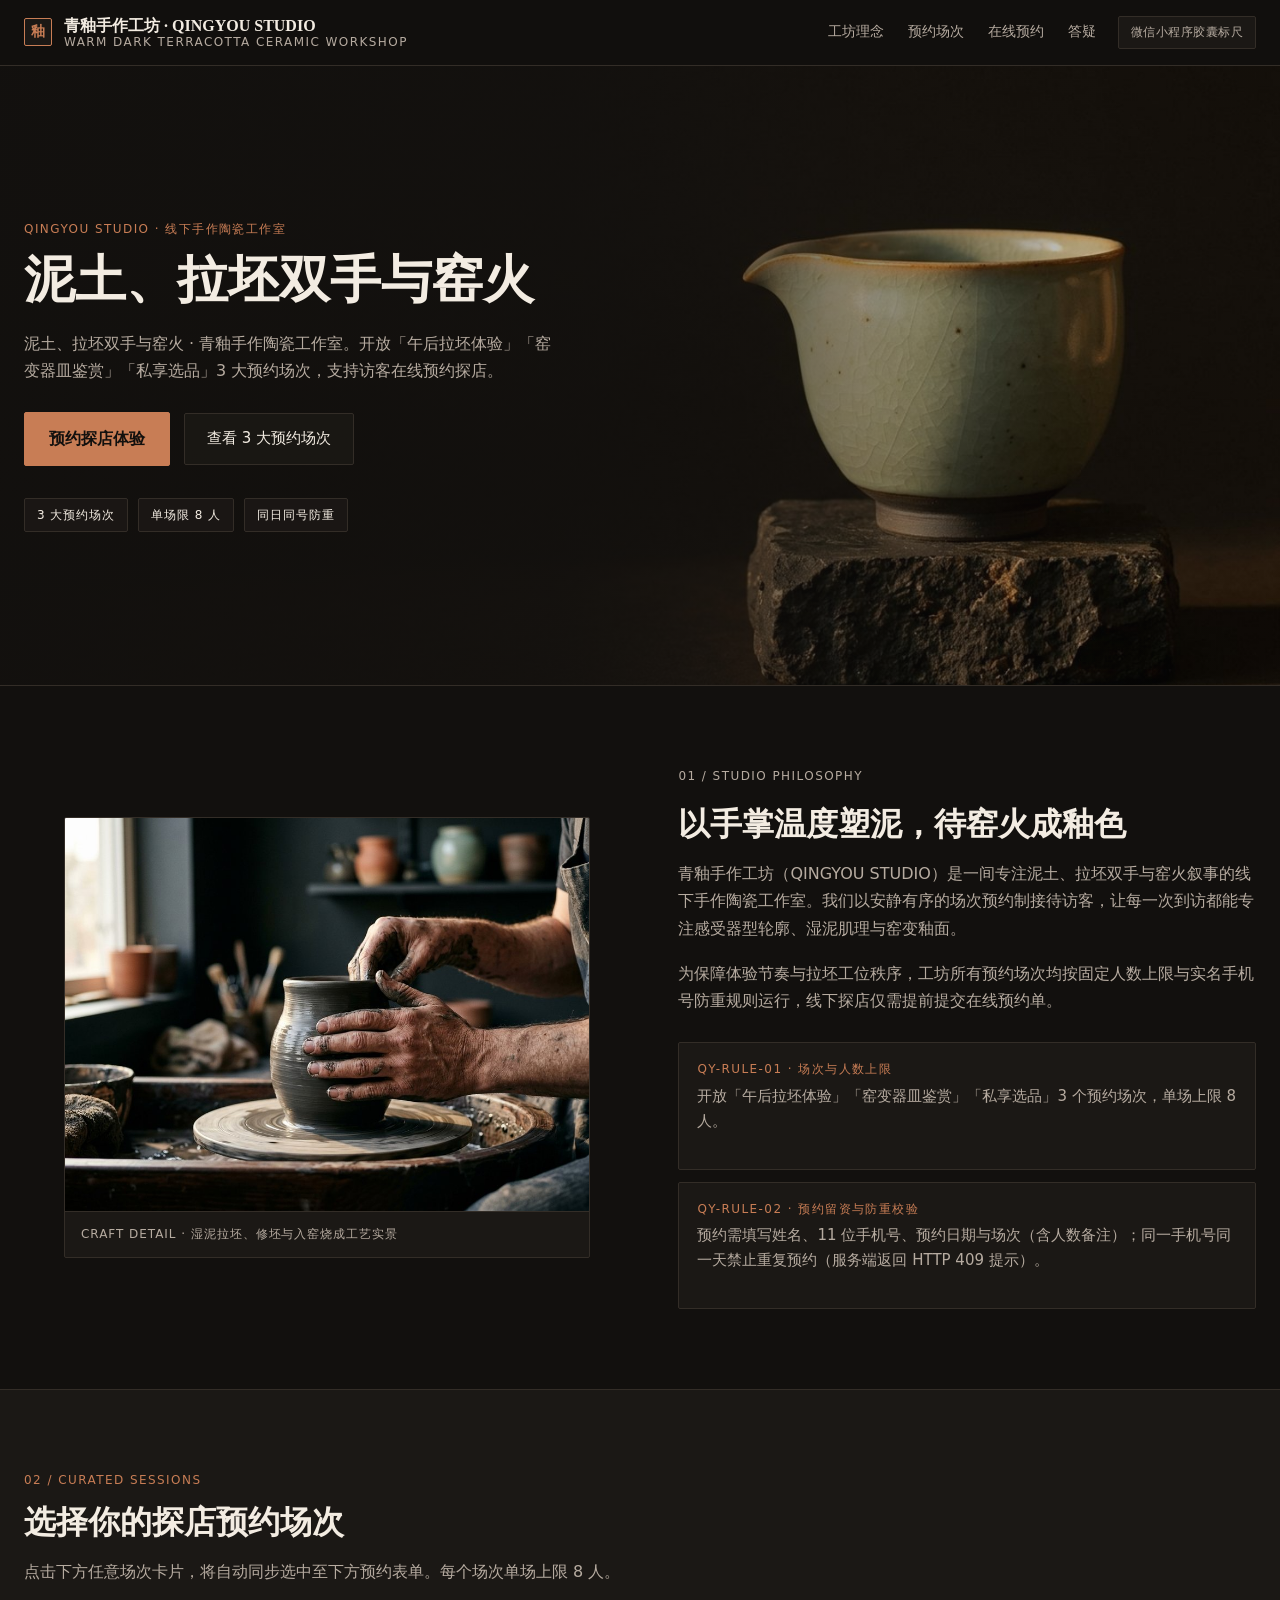
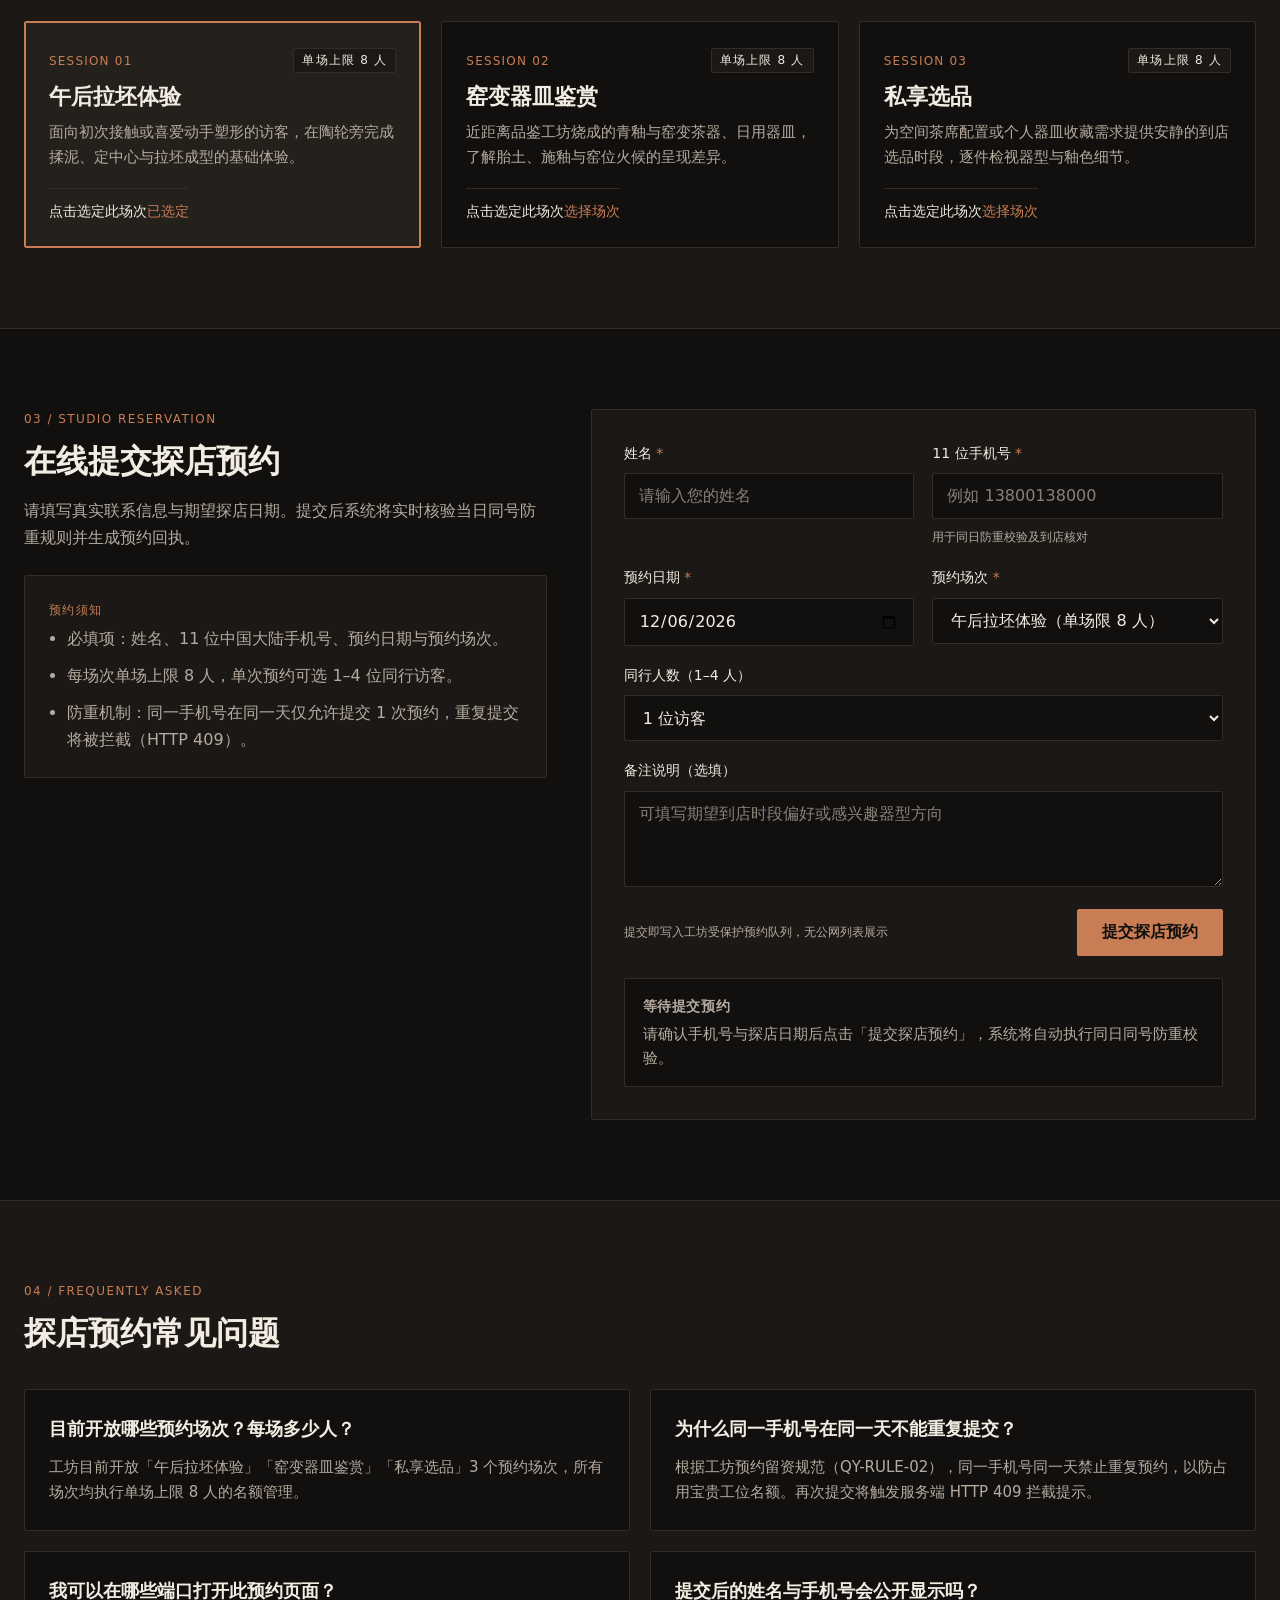
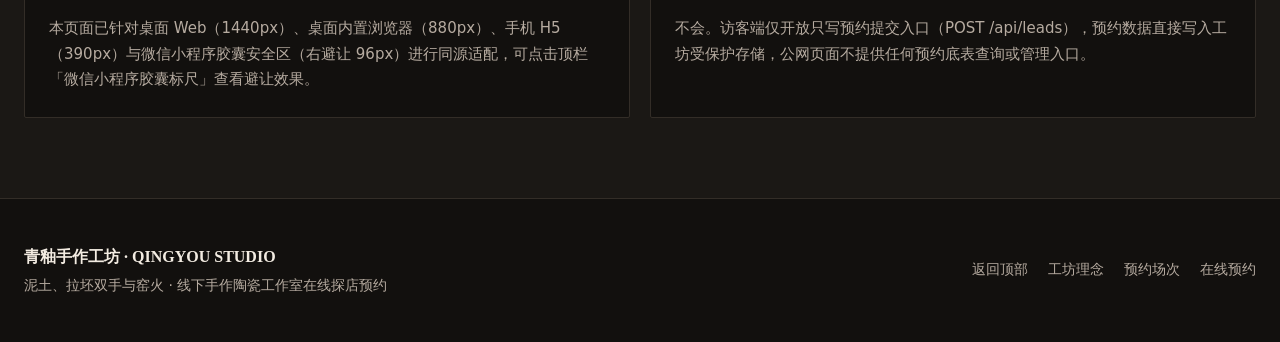
<file: live-demo-sku01/index.html>
<!DOCTYPE html>
<html lang="zh-CN">
<head>
  <meta charset="UTF-8" />
  <meta name="viewport" content="width=device-width, initial-scale=1.0" />
  <title>青釉手作工坊 · QINGYOU STUDIO — 在线预约探店</title>
  <meta
    name="description"
    content="青釉手作工坊（QINGYOU STUDIO）：泥土、拉坯双手与窑火 · 青釉手作陶瓷工作室，提供午后拉坯体验、窑变器皿鉴赏与私享选品在线预约。"
  />
  <link
    rel="icon"
    type="image/svg+xml"
    href="data:image/svg+xml,%3Csvg xmlns='http://www.w3.org/2000/svg' viewBox='0 0 32 32'%3E%3Crect width='32' height='32' rx='2' fill='%2312100E'/%3E%3Crect x='2' y='2' width='28' height='28' rx='2' fill='none' stroke='%23C87D55' stroke-width='1.5'/%3E%3Cpath d='M10 12c0-2.5 2.5-4 6-4s6 1.5 6 4v7c0 3.2-2.5 5-6 5s-6-1.8-6-5v-7z' fill='none' stroke='%23F3ECE2' stroke-width='1.5'/%3E%3C/svg%3E"
  />
  <link rel="stylesheet" href="styles.css" />
</head>
<body>
  <div class="mp-capsule" aria-hidden="true">
    <span>•••</span>
    <span class="mp-capsule-divider"></span>
    <span>◎</span>
  </div>

  <header class="site-header" data-section-id="header">
    <div class="header-inner">
      <a class="brand-mark" href="#hero" aria-label="青釉手作工坊 QINGYOU STUDIO 返回顶部">
        <span class="brand-seal" aria-hidden="true">釉</span>
        <span class="brand-text">
          <span class="brand-cn">青釉手作工坊<span class="brand-suffix"> · QINGYOU STUDIO</span></span>
          <span class="brand-en">Warm Dark Terracotta Ceramic Workshop</span>
        </span>
      </a>

      <div class="header-actions">
        <nav class="site-nav" aria-label="主导航">
          <a href="#story">工坊理念</a>
          <a href="#sessions">预约场次</a>
          <a href="#booking-form">在线预约</a>
          <a href="#faq">答疑</a>
        </nav>

        <button
          type="button"
          id="miniprogramToggle"
          class="ruler-toggle"
          aria-pressed="false"
        >
          微信小程序胶囊标尺
        </button>
      </div>
    </div>
  </header>

  <main>
    <section class="hero" id="hero" data-section-id="hero">
      <div class="hero-backdrop" aria-hidden="true">
        <img
          src="assets/hero-vessel.jpg"
          data-asset-key="hero"
          alt="青釉手作工坊侧光青釉茶器摄影主图"
          class="hero-media"
          width="1440"
          height="810"
          decoding="async"
          fetchpriority="high"
        />
        <div class="hero-scrim"></div>
      </div>

      <div class="container hero-content-wrap">
        <div class="hero-copy">
          <p class="eyebrow">QINGYOU STUDIO · 线下手作陶瓷工作室</p>
          <h1 class="hero-title">泥土、拉坯双手与窑火</h1>
          <p class="hero-subcopy">
            泥土、拉坯双手与窑火 · 青釉手作陶瓷工作室。开放「午后拉坯体验」「窑变器皿鉴赏」「私享选品」3 大预约场次，支持访客在线预约探店。
          </p>

          <div class="hero-cta-row">
            <a href="#booking-form" class="btn-primary" data-scroll-target="#booking-form">
              预约探店体验
            </a>
            <a href="#sessions" class="btn-secondary" data-scroll-target="#sessions">
              查看 3 大预约场次
            </a>
          </div>

          <ul class="hero-tags" aria-label="工坊核准规则标签">
            <li class="hero-tag">3 大预约场次</li>
            <li class="hero-tag">单场限 8 人</li>
            <li class="hero-tag">同日同号防重</li>
          </ul>
        </div>
      </div>
    </section>

    <section class="story-section" id="story" data-section-id="story">
      <div class="container story-grid">
        <figure class="story-media-frame">
          <img
            src="assets/craft-detail.jpg"
            data-asset-key="craft"
            alt="青釉手作工坊匠人拉坯湿泥工艺实景图"
            class="story-image"
            width="960"
            height="720"
            loading="lazy"
            decoding="async"
          />
          <figcaption class="story-caption">
            CRAFT DETAIL · 湿泥拉坯、修坯与入窑烧成工艺实景
          </figcaption>
        </figure>

        <div class="story-body">
          <p class="eyebrow">01 / STUDIO PHILOSOPHY</p>
          <h2 class="section-title">以手掌温度塑泥，待窑火成釉色</h2>
          <p>
            青釉手作工坊（QINGYOU STUDIO）是一间专注泥土、拉坯双手与窑火叙事的线下手作陶瓷工作室。我们以安静有序的场次预约制接待访客，让每一次到访都能专注感受器型轮廓、湿泥肌理与窑变釉面。
          </p>
          <p>
            为保障体验节奏与拉坯工位秩序，工坊所有预约场次均按固定人数上限与实名手机号防重规则运行，线下探店仅需提前提交在线预约单。
          </p>

          <div class="story-rules">
            <div class="rule-row">
              <span class="rule-code">QY-RULE-01 · 场次与人数上限</span>
              <p class="rule-desc">
                开放「午后拉坯体验」「窑变器皿鉴赏」「私享选品」3 个预约场次，单场上限 8 人。
              </p>
            </div>
            <div class="rule-row">
              <span class="rule-code">QY-RULE-02 · 预约留资与防重校验</span>
              <p class="rule-desc">
                预约需填写姓名、11 位手机号、预约日期与场次（含人数备注）；同一手机号同一天禁止重复预约（服务端返回 HTTP 409 提示）。
              </p>
            </div>
          </div>
        </div>
      </div>
    </section>

    <section class="sessions-section" id="sessions" data-section-id="sessions">
      <div class="container">
        <div class="section-header">
          <p class="eyebrow">02 / CURATED SESSIONS</p>
          <h2 class="section-title">选择你的探店预约场次</h2>
          <p class="section-lead">
            点击下方任意场次卡片，将自动同步选中至下方预约表单。每个场次单场上限 8 人。
          </p>
        </div>

        <div class="sessions-grid" role="group" aria-label="开放预约场次">
          <button
            type="button"
            class="session-card is-selected"
            data-session-card="午后拉坯体验"
            aria-pressed="true"
          >
            <div>
              <div class="session-meta">
                <span>SESSION 01</span>
                <span class="session-cap">单场上限 8 人</span>
              </div>
              <h3 class="session-name">午后拉坯体验</h3>
              <p class="session-desc">
                面向初次接触或喜爱动手塑形的访客，在陶轮旁完成揉泥、定中心与拉坯成型的基础体验。
              </p>
            </div>
            <div class="session-footer">
              <span>点击选定此场次</span>
              <span class="session-state-label" data-card-badge>已选定</span>
            </div>
          </button>

          <button
            type="button"
            class="session-card"
            data-session-card="窑变器皿鉴赏"
            aria-pressed="false"
          >
            <div>
              <div class="session-meta">
                <span>SESSION 02</span>
                <span class="session-cap">单场上限 8 人</span>
              </div>
              <h3 class="session-name">窑变器皿鉴赏</h3>
              <p class="session-desc">
                近距离品鉴工坊烧成的青釉与窑变茶器、日用器皿，了解胎土、施釉与窑位火候的呈现差异。
              </p>
            </div>
            <div class="session-footer">
              <span>点击选定此场次</span>
              <span class="session-state-label" data-card-badge>选择场次</span>
            </div>
          </button>

          <button
            type="button"
            class="session-card"
            data-session-card="私享选品"
            aria-pressed="false"
          >
            <div>
              <div class="session-meta">
                <span>SESSION 03</span>
                <span class="session-cap">单场上限 8 人</span>
              </div>
              <h3 class="session-name">私享选品</h3>
              <p class="session-desc">
                为空间茶席配置或个人器皿收藏需求提供安静的到店选品时段，逐件检视器型与釉色细节。
              </p>
            </div>
            <div class="session-footer">
              <span>点击选定此场次</span>
              <span class="session-state-label" data-card-badge>选择场次</span>
            </div>
          </button>
        </div>
      </div>
    </section>

    <section class="booking-section" id="booking-form" data-section-id="booking-form">
      <div class="container booking-layout">
        <div>
          <p class="eyebrow">03 / STUDIO RESERVATION</p>
          <h2 class="section-title">在线提交探店预约</h2>
          <p class="section-lead">
            请填写真实联系信息与期望探店日期。提交后系统将实时核验当日同号防重规则并生成预约回执。
          </p>

          <div class="booking-aside-card">
            <span class="rule-code">预约须知</span>
            <ul class="booking-aside-list">
              <li>必填项：姓名、11 位中国大陆手机号、预约日期与预约场次。</li>
              <li>每场次单场上限 8 人，单次预约可选 1–4 位同行访客。</li>
              <li>防重机制：同一手机号在同一天仅允许提交 1 次预约，重复提交将被拦截（HTTP 409）。</li>
            </ul>
          </div>
        </div>

        <div class="booking-form-card">
          <form id="leadForm" novalidate>
            <div class="form-grid">
              <div class="field-group">
                <label class="field-label" for="bookingName">
                  姓名 <span class="field-required" aria-hidden="true">*</span>
                </label>
                <input
                  id="bookingName"
                  name="name"
                  type="text"
                  class="field-control"
                  placeholder="请输入您的姓名"
                  autocomplete="name"
                  maxlength="40"
                  required
                />
              </div>

              <div class="field-group">
                <label class="field-label" for="bookingPhone">
                  11 位手机号 <span class="field-required" aria-hidden="true">*</span>
                </label>
                <input
                  id="bookingPhone"
                  name="phone"
                  type="tel"
                  class="field-control"
                  placeholder="例如 13800138000"
                  autocomplete="tel"
                  inputmode="numeric"
                  pattern="^1\d{10}$"
                  maxlength="11"
                  required
                />
                <span class="field-hint">用于同日防重校验及到店核对</span>
              </div>

              <div class="field-group">
                <label class="field-label" for="bookingDate">
                  预约日期 <span class="field-required" aria-hidden="true">*</span>
                </label>
                <input
                  id="bookingDate"
                  name="date"
                  type="date"
                  class="field-control"
                  required
                />
              </div>

              <div class="field-group">
                <label class="field-label" for="bookingSession">
                  预约场次 <span class="field-required" aria-hidden="true">*</span>
                </label>
                <select id="bookingSession" name="session" class="field-control" required>
                  <option value="午后拉坯体验">午后拉坯体验（单场限 8 人）</option>
                  <option value="窑变器皿鉴赏">窑变器皿鉴赏（单场限 8 人）</option>
                  <option value="私享选品">私享选品（单场限 8 人）</option>
                </select>
              </div>

              <div class="field-group field-group-full">
                <label class="field-label" for="bookingGuests">同行人数（1–4 人）</label>
                <select id="bookingGuests" name="guests" class="field-control">
                  <option value="1">1 位访客</option>
                  <option value="2">2 位访客</option>
                  <option value="3">3 位访客</option>
                  <option value="4">4 位访客</option>
                </select>
              </div>

              <div class="field-group field-group-full">
                <label class="field-label" for="bookingNotes">备注说明（选填）</label>
                <textarea
                  id="bookingNotes"
                  name="notes"
                  class="field-control"
                  placeholder="可填写期望到店时段偏好或感兴趣器型方向"
                  maxlength="240"
                ></textarea>
              </div>
            </div>

            <div class="form-actions">
              <span class="field-hint">提交即写入工坊受保护预约队列，无公网列表展示</span>
              <button type="submit" id="submitLeadBtn" class="btn-primary">
                提交探店预约
              </button>
            </div>
          </form>

          <div class="form-status-region" aria-live="polite">
            <div id="statusEmpty" class="status-panel status-empty" data-status-box="empty">
              <span class="status-title">等待提交预约</span>
              <span>请确认手机号与探店日期后点击「提交探店预约」，系统将自动执行同日同号防重校验。</span>
            </div>

            <div id="statusLoading" class="status-panel status-loading" data-status-box="loading" hidden>
              <span class="status-title">正在提交预约请求…</span>
              <span>正在校验表单信息并同步写入工坊预约存储，请稍候。</span>
            </div>

            <div id="statusSuccess" class="status-panel status-success" data-status-box="success" hidden>
              <span class="status-title">预约提交成功（HTTP 201）</span>
              <span id="statusSuccessText"></span>
            </div>

            <div id="statusDuplicate" class="status-panel status-duplicate" data-status-box="duplicate" hidden>
              <span class="status-title">同日重复预约已拦截（HTTP 409）</span>
              <span id="statusDuplicateText"></span>
            </div>

            <div id="statusError" class="status-panel status-error" data-status-box="error" hidden>
              <span class="status-title">未能提交预约</span>
              <span id="statusErrorText"></span>
            </div>
          </div>
        </div>
      </div>
    </section>

    <section class="faq-section" id="faq" data-section-id="faq">
      <div class="container">
        <div class="section-header">
          <p class="eyebrow">04 / FREQUENTLY ASKED</p>
          <h2 class="section-title">探店预约常见问题</h2>
        </div>

        <div class="faq-grid">
          <article class="faq-item">
            <h3 class="faq-q">目前开放哪些预约场次？每场多少人？</h3>
            <p class="faq-a">
              工坊目前开放「午后拉坯体验」「窑变器皿鉴赏」「私享选品」3 个预约场次，所有场次均执行单场上限 8 人的名额管理。
            </p>
          </article>

          <article class="faq-item">
            <h3 class="faq-q">为什么同一手机号在同一天不能重复提交？</h3>
            <p class="faq-a">
              根据工坊预约留资规范（QY-RULE-02），同一手机号同一天禁止重复预约，以防占用宝贵工位名额。再次提交将触发服务端 HTTP 409 拦截提示。
            </p>
          </article>

          <article class="faq-item">
            <h3 class="faq-q">我可以在哪些端口打开此预约页面？</h3>
            <p class="faq-a">
              本页面已针对桌面 Web（1440px）、桌面内置浏览器（880px）、手机 H5（390px）与微信小程序胶囊安全区（右避让 96px）进行同源适配，可点击顶栏「微信小程序胶囊标尺」查看避让效果。
            </p>
          </article>

          <article class="faq-item">
            <h3 class="faq-q">提交后的姓名与手机号会公开显示吗？</h3>
            <p class="faq-a">
              不会。访客端仅开放只写预约提交入口（POST /api/leads），预约数据直接写入工坊受保护存储，公网页面不提供任何预约底表查询或管理入口。
            </p>
          </article>
        </div>
      </div>
    </section>
  </main>

  <footer class="site-footer" data-section-id="footer">
    <div class="container footer-inner">
      <div>
        <div class="footer-brand">青釉手作工坊 · QINGYOU STUDIO</div>
        <p class="footer-note">泥土、拉坯双手与窑火 · 线下手作陶瓷工作室在线探店预约</p>
      </div>

      <nav class="footer-links" aria-label="页脚导航">
        <a href="#hero">返回顶部</a>
        <a href="#story">工坊理念</a>
        <a href="#sessions">预约场次</a>
        <a href="#booking-form">在线预约</a>
      </nav>
    </div>
  </footer>

  <script src="app.js" defer></script>
</body>
</html>
</file>
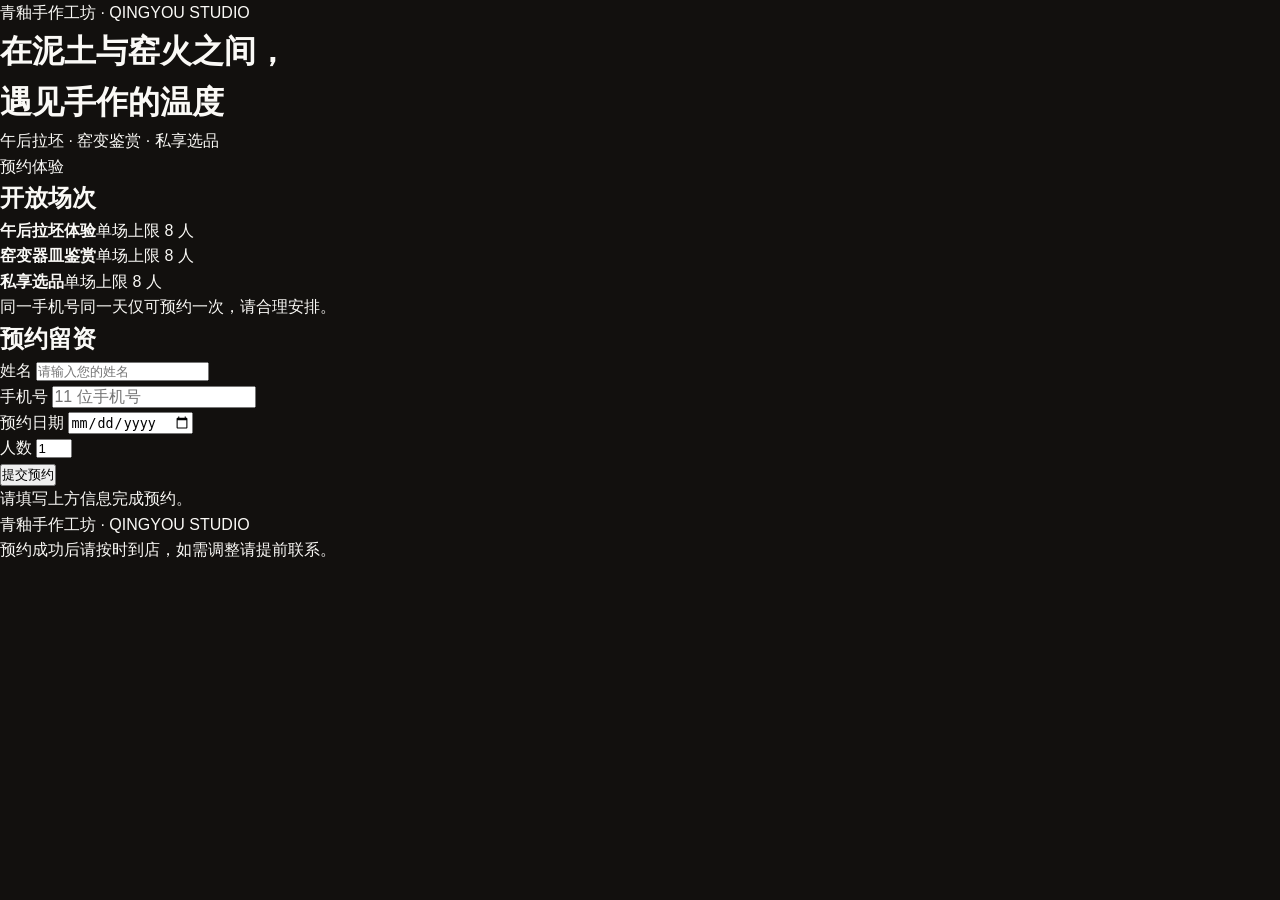
<file: samples/sample_1_qingyou/index.html>
<!DOCTYPE html>
<html lang="zh-CN">
<head>
  <meta charset="UTF-8" />
  <meta name="viewport" content="width=device-width, initial-scale=1.0" />
  <title>青釉手作工坊 · 预约体验</title>
  <link rel="stylesheet" href="styles.css" />
  <link rel="icon" type="image/svg+xml" href="data:image/svg+xml,%3Csvg xmlns='http://www.w3.org/2000/svg' viewBox='0 0 32 32'%3E%3Ccircle cx='16' cy='16' r='14' fill='%236b8e7b'/%3E%3Cpath d='M10 20c2-6 10-6 12 0' stroke='%23f5f0e8' stroke-width='2' fill='none'/%3E%3C/svg%3E" />
</head>
<body>
  <header data-section-id="hero">
    <div class="hero-inner">
      <p class="brand">青釉手作工坊 · QINGYOU STUDIO</p>
      <h1>在泥土与窑火之间，<br />遇见手作的温度</h1>
      <p class="hero-sub">午后拉坯 · 窑变鉴赏 · 私享选品</p>
      <a class="cta" href="#booking-form">预约体验</a>
    </div>
  </header>

  <main>
    <section data-section-id="facts" class="facts">
      <h2>开放场次</h2>
      <ul class="fact-list">
        <li><strong>午后拉坯体验</strong><span>单场上限 8 人</span></li>
        <li><strong>窑变器皿鉴赏</strong><span>单场上限 8 人</span></li>
        <li><strong>私享选品</strong><span>单场上限 8 人</span></li>
      </ul>
      <p class="note">同一手机号同一天仅可预约一次，请合理安排。</p>
    </section>

    <section data-section-id="booking-form" class="booking">
      <h2>预约留资</h2>
      <form id="leadForm" novalidate>
        <div class="field">
          <label for="name">姓名</label>
          <input type="text" id="name" name="name" placeholder="请输入您的姓名" required />
        </div>
        <div class="field">
          <label for="phone">手机号</label>
          <input type="tel" id="phone" name="phone" placeholder="11 位手机号" inputmode="numeric" maxlength="11" required />
        </div>
        <div class="field">
          <label for="date">预约日期</label>
          <input type="date" id="date" name="date" required />
        </div>
        <div class="field">
          <label for="people">人数</label>
          <input type="number" id="people" name="people" min="1" max="8" value="1" required />
        </div>
        <button type="submit" id="submitBtn">提交预约</button>
      </form>
      <div id="statusArea" class="status-area" role="status" aria-live="polite"></div>
    </section>
  </main>

  <footer data-section-id="footer">
    <p>青釉手作工坊 · QINGYOU STUDIO</p>
    <p class="small">预约成功后请按时到店，如需调整请提前联系。</p>
  </footer>

  <script>
    (function () {
      const form = document.getElementById('leadForm');
      const statusArea = document.getElementById('statusArea');
      const submitBtn = document.getElementById('submitBtn');
      const phoneInput = document.getElementById('phone');

      // 确保手机号输入框字号 >= 16px（防止移动端缩放）
      phoneInput.style.fontSize = '16px';

      const STORAGE_KEY = 'qy_leads';

      function getLeads() {
        try {
          return JSON.parse(localStorage.getItem(STORAGE_KEY) || '[]');
        } catch (e) {
          return [];
        }
      }

      function saveLeads(leads) {
        localStorage.setItem(STORAGE_KEY, JSON.stringify(leads));
      }

      function setStatus(type, message) {
        statusArea.className = 'status-area ' + type;
        statusArea.textContent = message;
      }

      function clearStatus() {
        statusArea.className = 'status-area';
        statusArea.textContent = '';
      }

      function validate(name, phone, date, people) {
        if (!name.trim()) return '请填写姓名。';
        if (!/^1\d{10}$/.test(phone)) return '请填写正确的 11 位手机号。';
        if (!date) return '请选择预约日期。';
        const p = Number(people);
        if (!Number.isInteger(p) || p < 1 || p > 8) return '人数需为 1 至 8 人。';
        return null;
      }

      form.addEventListener('submit', function (e) {
        e.preventDefault();
        clearStatus();

        const name = document.getElementById('name').value.trim();
        const phone = phoneInput.value.trim();
        const date = document.getElementById('date').value;
        const people = document.getElementById('people').value;

        const err = validate(name, phone, date, people);
        if (err) {
          setStatus('error', err);
          return;
        }

        // 前端同日同号防重模拟
        const leads = getLeads();
        const duplicate = leads.some(function (l) {
          return l.phone === phone && l.date === date;
        });
        if (duplicate) {
          setStatus('error', '该手机号当天已预约，请勿重复提交（409）。');
          return;
        }

        // loading 状态
        submitBtn.disabled = true;
        setStatus('loading', '正在提交预约…');

        // 模拟 POST /api/leads
        setTimeout(function () {
          try {
            const newLead = { name: name, phone: phone, date: date, people: Number(people) };
            leads.push(newLead);
            saveLeads(leads);
            setStatus('success', '预约成功！我们将尽快与您确认。');
            form.reset();
          } catch (e) {
            setStatus('error', '提交失败，请稍后重试。');
          } finally {
            submitBtn.disabled = false;
          }
        }, 600);
      });

      // 初始 empty 状态
      setStatus('empty', '请填写上方信息完成预约。');
    })();
  </script>
</body>
</html>
</file>
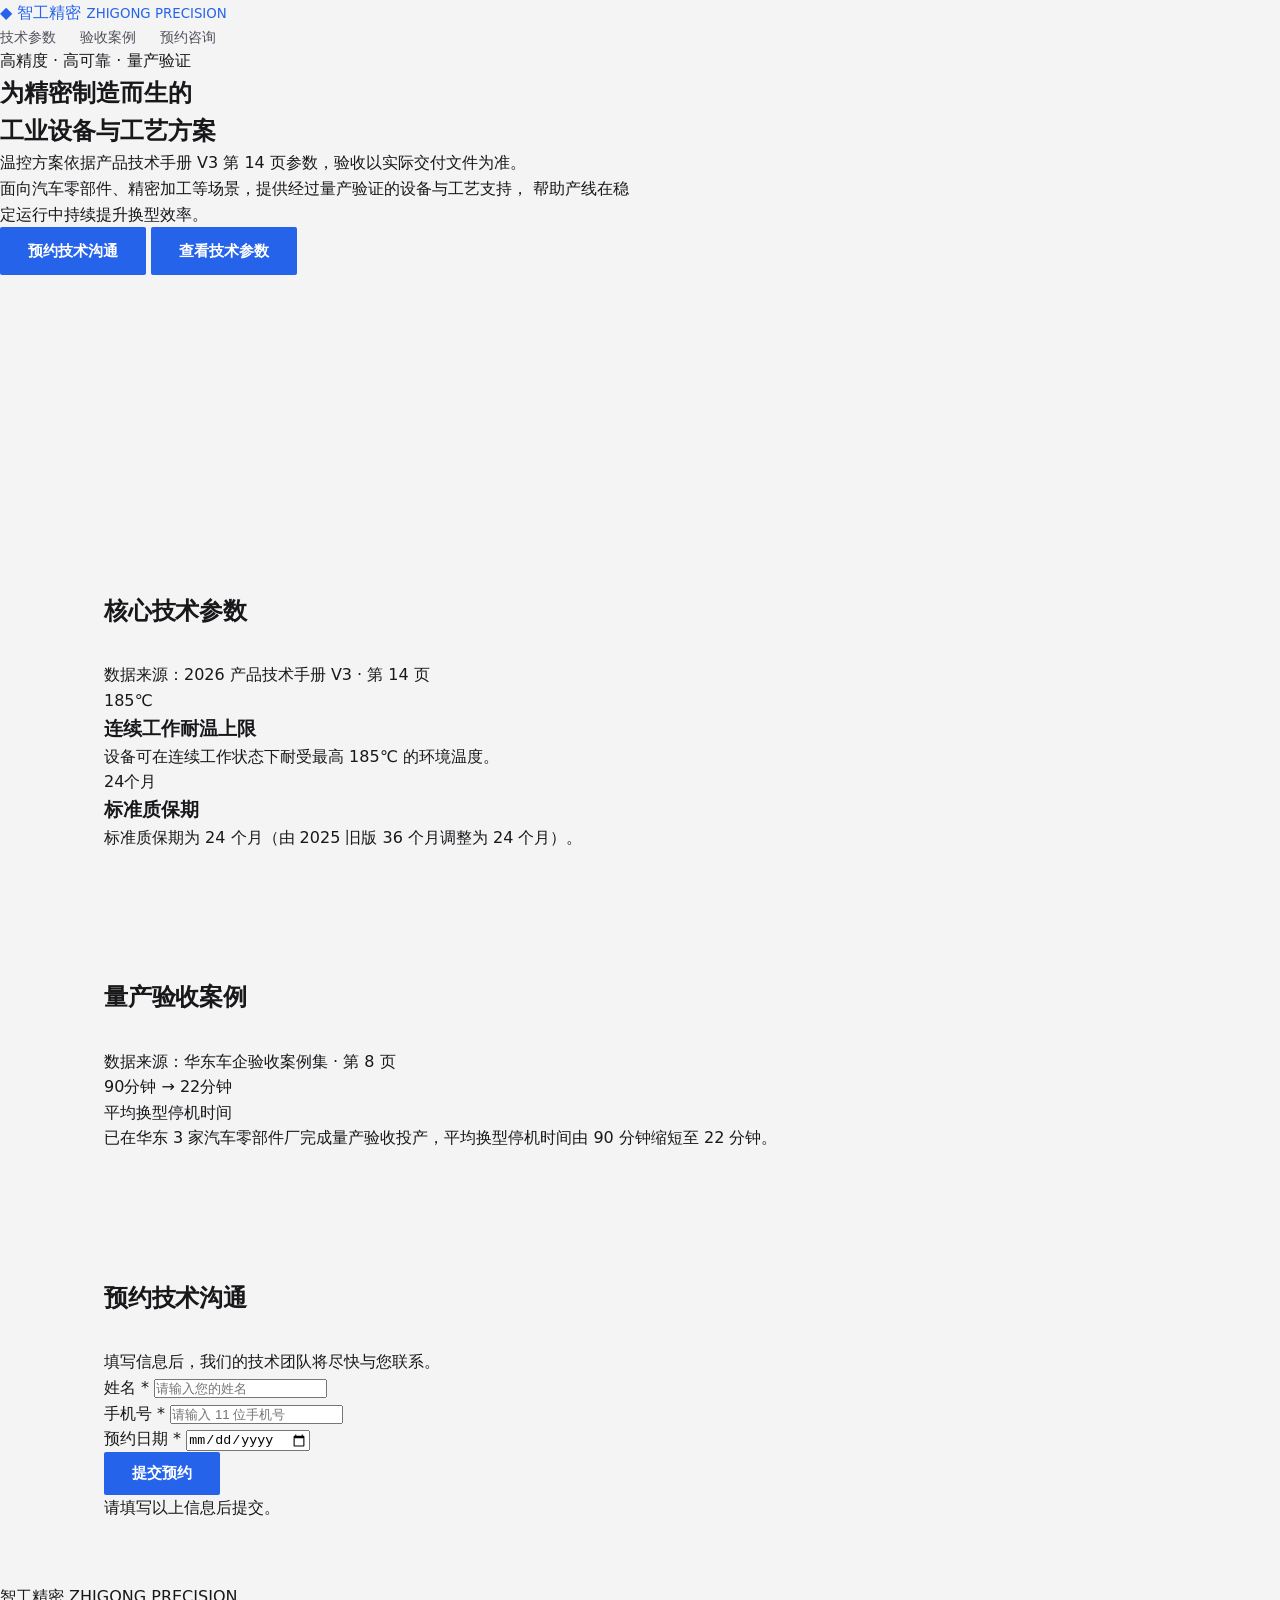
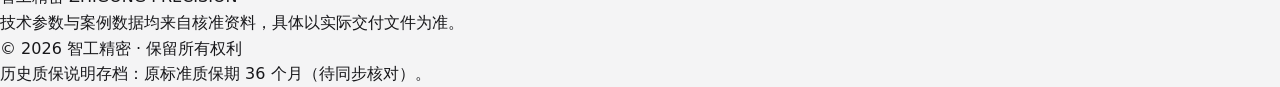
<file: samples/sample_2_zhigong/index.html>
<!DOCTYPE html>
<html lang="zh-CN">
<head>
  <meta charset="UTF-8" />
  <meta name="viewport" content="width=device-width, initial-scale=1.0, viewport-fit=cover" />
  <title>智工精密 · 高精度制造解决方案</title>
  <link rel="stylesheet" href="styles.css" />
  <link rel="icon" type="image/svg+xml" href="data:image/svg+xml,%3Csvg xmlns='http://www.w3.org/2000/svg' viewBox='0 0 32 32'%3E%3Crect width='32' height='32' rx='6' fill='%230f2b3c'/%3E%3Cpath d='M8 22 L16 8 L24 22 Z' fill='none' stroke='%23e8b84b' stroke-width='2.5' stroke-linejoin='round'/%3E%3Ccircle cx='16' cy='18' r='2.5' fill='%23e8b84b'/%3E%3C/svg%3E" />
</head>
<body>

  <!-- 导航 -->
  <header class="site-header" data-section-id="header">
    <div class="container header-inner">
      <a class="brand" href="#hero" aria-label="智工精密首页">
        <span class="brand-mark" aria-hidden="true">◆</span>
        <span class="brand-text">智工精密 <small>ZHIGONG PRECISION</small></span>
      </a>
      <nav class="nav" aria-label="主导航">
        <a href="#facts">技术参数</a>
        <a href="#case">验收案例</a>
        <a href="#booking-form">预约咨询</a>
      </nav>
    </div>
  </header>

  <main>
    <!-- Hero -->
    <section class="hero" id="hero" data-section-id="hero">
      <div class="container hero-inner">
        <p class="eyebrow">高精度 · 高可靠 · 量产验证</p>
        <h1>为精密制造而生的<br />工业设备与工艺方案</h1>
  <p class="r1-forbidden" data-section-id="hero-sub">温控方案依据产品技术手册 V3 第 14 页参数，验收以实际交付文件为准。</p>
        <p class="hero-desc">
          面向汽车零部件、精密加工等场景，提供经过量产验证的设备与工艺支持，
          帮助产线在稳定运行中持续提升换型效率。
        </p>
        <div class="hero-actions">
          <a class="btn btn-primary" href="#booking-form">预约技术沟通</a>
          <a class="btn btn-ghost" href="#facts">查看技术参数</a>
        </div>
      </div>
    </section>

    <!-- 技术参数 -->
    <section class="section" id="facts" data-section-id="facts">
      <div class="container">
        <h2 class="section-title">核心技术参数</h2>
        <p class="section-sub">数据来源：2026 产品技术手册 V3 · 第 14 页</p>
        <div class="fact-grid">
          <article class="fact-card">
            <p class="fact-value">185<span class="unit">℃</span></p>
            <h3 class="fact-label">连续工作耐温上限</h3>
            <p class="fact-note">设备可在连续工作状态下耐受最高 185℃ 的环境温度。</p>
          </article>
          <article class="fact-card">
            <p class="fact-value">24<span class="unit">个月</span></p>
            <h3 class="fact-label">标准质保期</h3>
            <p class="fact-note">标准质保期为 24 个月（由 2025 旧版 36 个月调整为 24 个月）。</p>
          </article>
        </div>
      </div>
    </section>

    <!-- 验收案例 -->
    <section class="section section-alt" id="case" data-section-id="case">
      <div class="container">
        <h2 class="section-title">量产验收案例</h2>
        <p class="section-sub">数据来源：华东车企验收案例集 · 第 8 页</p>
        <div class="case-card">
          <div class="case-metric">
            <p class="metric-value">90<span class="unit">分钟</span> → 22<span class="unit">分钟</span></p>
            <p class="metric-label">平均换型停机时间</p>
          </div>
          <p class="case-desc">
            已在华东 3 家汽车零部件厂完成量产验收投产，平均换型停机时间由 90 分钟缩短至 22 分钟。
          </p>
        </div>
      </div>
    </section>

    <!-- 预约表单 -->
    <section class="section" id="booking-form" data-section-id="booking-form">
      <div class="container form-wrap">
        <h2 class="section-title">预约技术沟通</h2>
        <p class="section-sub">填写信息后，我们的技术团队将尽快与您联系。</p>

        <form id="leadForm" class="lead-form" novalidate>
          <div class="field">
            <label for="name">姓名 <span class="req">*</span></label>
            <input type="text" id="name" name="name" autocomplete="name" placeholder="请输入您的姓名" required />
          </div>

          <div class="field">
            <label for="phone">手机号 <span class="req">*</span></label>
            <input type="tel" id="phone" name="phone" inputmode="numeric" maxlength="11"
                   autocomplete="tel" placeholder="请输入 11 位手机号" required />
          </div>

          <div class="field">
            <label for="date">预约日期 <span class="req">*</span></label>
            <input type="date" id="date" name="date" required />
          </div>

          <button type="submit" class="btn btn-primary btn-block" id="submitBtn">提交预约</button>

          <!-- 状态提示区 -->
          <div class="form-status" id="formStatus" role="status" aria-live="polite">
            <p class="status-empty" data-state="empty">请填写以上信息后提交。</p>
            <p class="status-loading" data-state="loading" hidden>正在提交，请稍候…</p>
            <p class="status-error" data-state="error" hidden></p>
            <p class="status-success" data-state="success" hidden>提交成功！我们会尽快与您联系。</p>
          </div>
        </form>
      </div>
    </section>
  </main>

  <!-- 页脚 -->
  <footer class="site-footer" data-section-id="footer">
    <div class="container footer-inner">
      <p class="footer-brand">智工精密 ZHIGONG PRECISION</p>
      <p class="footer-note">技术参数与案例数据均来自核准资料，具体以实际交付文件为准。</p>
      <p class="footer-copy">© 2026 智工精密 · 保留所有权利</p>
    </div>
  </footer>

  <script>
    (function () {
      var form = document.getElementById('leadForm');
      var statusBox = document.getElementById('formStatus');
      var submitBtn = document.getElementById('submitBtn');
      var nameInput = document.getElementById('name');
      var phoneInput = document.getElementById('phone');
      var dateInput = document.getElementById('date');

      // 防重模拟：内存记录同日同号
      var submittedKeys = new Set();

      function setState(state, message) {
        statusBox.querySelectorAll('[data-state]').forEach(function (el) {
          el.hidden = el.getAttribute('data-state') !== state;
        });
        if (state === 'error' && message) {
          statusBox.querySelector('[data-state="error"]').textContent = message;
        }
      }

      function isValidPhone(v) {
        return /^1[3-9]\d{9}$/.test(v);
      }

      form.addEventListener('submit', function (e) {
        e.preventDefault();

        var name = nameInput.value.trim();
        var phone = phoneInput.value.trim();
        var date = dateInput.value;

        if (!name) {
          setState('error', '请填写姓名。');
          nameInput.focus();
          return;
        }
        if (!isValidPhone(phone)) {
          setState('error', '请输入有效的 11 位手机号。');
          phoneInput.focus();
          return;
        }
        if (!date) {
          setState('error', '请选择预约日期。');
          dateInput.focus();
          return;
        }

        var key = date + '|' + phone;
        if (submittedKeys.has(key)) {
          setState('error', '该手机号当天已提交过预约，请勿重复提交。');
          return;
        }

        setState('loading');
        submitBtn.disabled = true;

        // 模拟 POST /api/leads
        setTimeout(function () {
          submittedKeys.add(key);
          setState('success');
          submitBtn.disabled = false;
          form.reset();
        }, 900);
      });
    })();
  </script>

<section data-section-id="warranty-legacy" class="legacy-note"><p>历史质保说明存档：原标准质保期 36 个月（待同步核对）。</p></section>
</body>
</html>
</file>
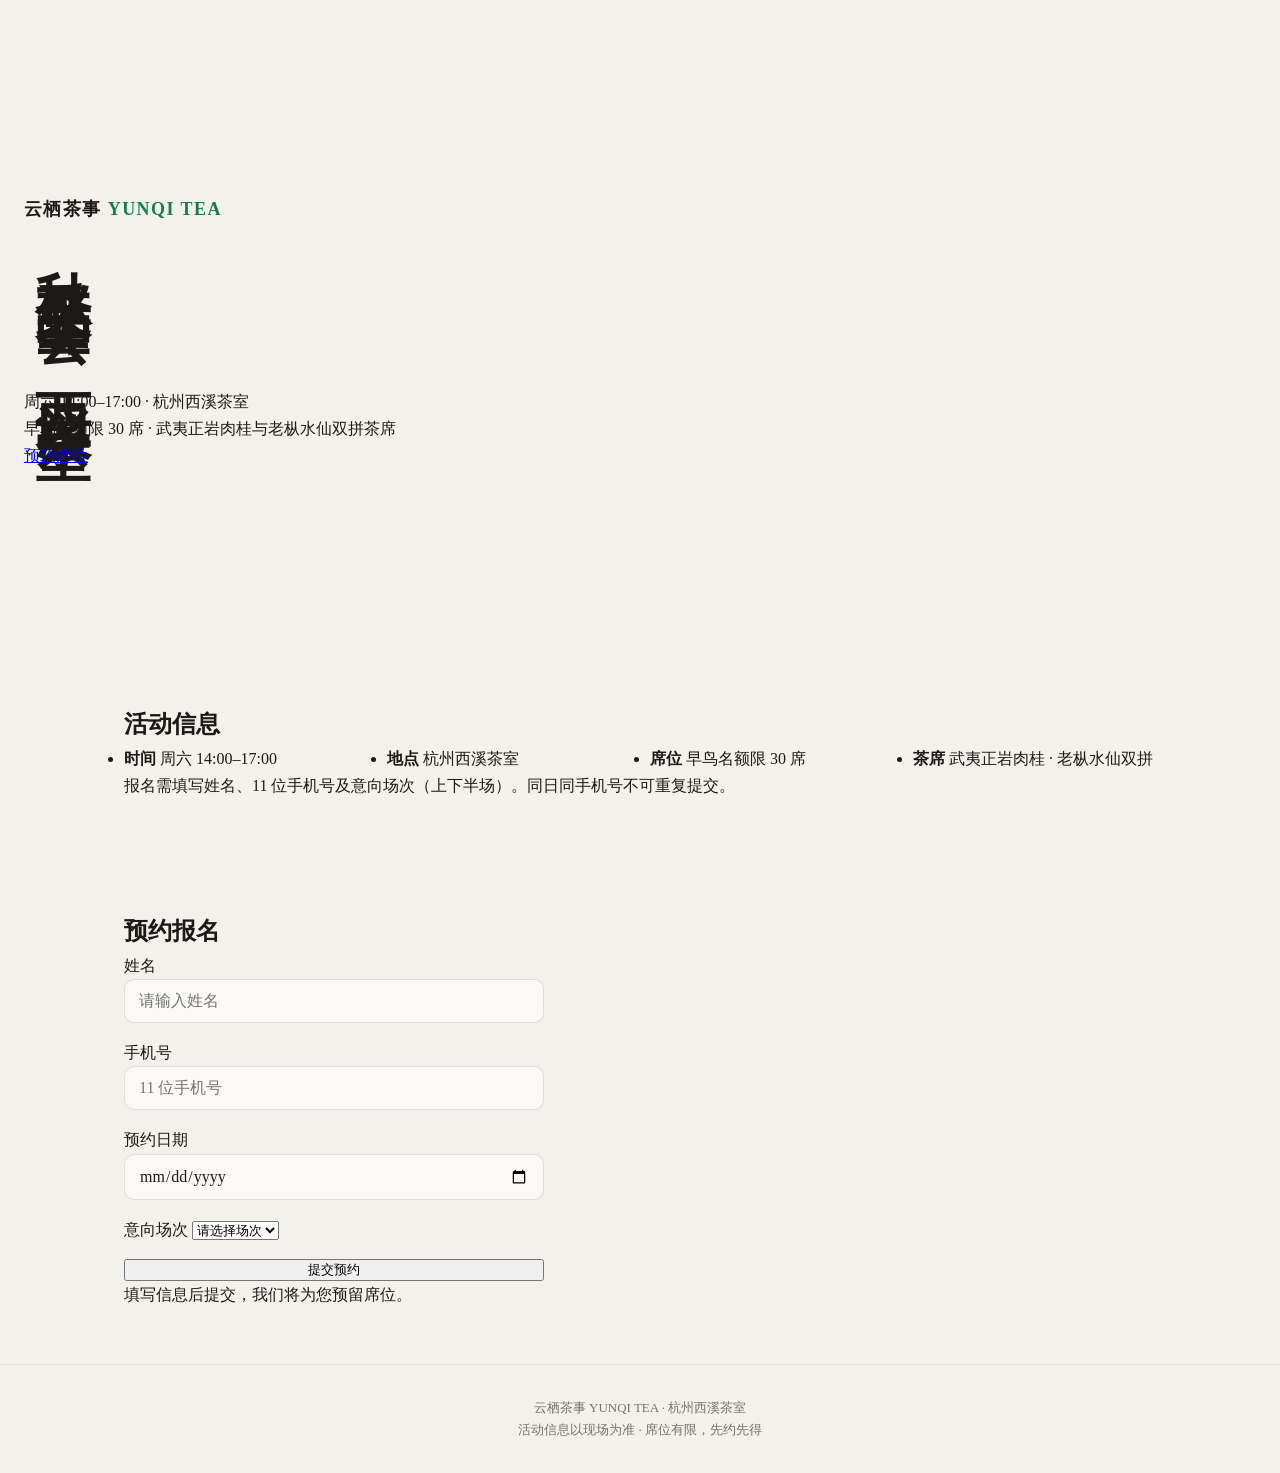
<file: samples/sample_3_yunqi/index.html>
<!DOCTYPE html>
<html lang="zh-CN">
<head>
  <meta charset="UTF-8" />
  <meta name="viewport" content="width=device-width, initial-scale=1.0" />
  <title>云栖茶事 · 秋季品鉴会</title>
  <link rel="stylesheet" href="styles.css" />
  <link rel="icon" type="image/svg+xml" href="data:image/svg+xml,%3Csvg xmlns='http://www.w3.org/2000/svg' viewBox='0 0 32 32'%3E%3Crect width='32' height='32' rx='8' fill='%232f4f3a'/%3E%3Cpath d='M8 20c4-8 12-8 16 0' stroke='%23e8d9b5' stroke-width='2.5' fill='none' stroke-linecap='round'/%3E%3Ccircle cx='16' cy='12' r='2.5' fill='%23e8d9b5'/%3E%3C/svg%3E" />
</head>
<body>

  <header data-section-id="hero" class="hero">
    <div class="hero-inner">
      <p class="brand">云栖茶事 <span>YUNQI TEA</span></p>
      <h1 class="hero-title">秋季品鉴会 · 西溪茶室</h1>
      <p class="hero-sub">周六 14:00–17:00 · 杭州西溪茶室</p>
      <p class="hero-note">早鸟名额限 30 席 · 武夷正岩肉桂与老枞水仙双拼茶席</p>
      <a class="cta" href="#booking-form">预约席位</a>
    </div>
  </header>

  <main>
    <section data-section-id="facts" class="facts section">
      <h2>活动信息</h2>
      <ul class="fact-list">
        <li><strong>时间</strong> 周六 14:00–17:00</li>
        <li><strong>地点</strong> 杭州西溪茶室</li>
        <li><strong>席位</strong> 早鸟名额限 30 席</li>
        <li><strong>茶席</strong> 武夷正岩肉桂 · 老枞水仙双拼</li>
      </ul>
      <p class="fact-tip">报名需填写姓名、11 位手机号及意向场次（上下半场）。同日同手机号不可重复提交。</p>
    </section>

    <section data-section-id="booking-form" class="booking section">
      <h2>预约报名</h2>
      <form id="leadForm" class="form" novalidate>
        <div class="field">
          <label for="name">姓名</label>
          <input type="text" id="name" name="name" placeholder="请输入姓名" required autocomplete="name" />
        </div>
        <div class="field">
          <label for="phone">手机号</label>
          <input type="tel" id="phone" name="phone" placeholder="11 位手机号" inputmode="numeric" maxlength="11" pattern="^1\d{10}$" title="请输入 11 位手机号，以 1 开头" required autocomplete="tel" />
        </div>
        <div class="field">
          <label for="date">预约日期</label>
          <input type="date" id="date" name="date" required />
        </div>
        <div class="field">
          <label for="session">意向场次</label>
          <select id="session" name="session" required>
            <option value="">请选择场次</option>
            <option value="上半场">上半场</option>
            <option value="下半场">下半场</option>
          </select>
        </div>
        <button type="submit" id="submitBtn">提交预约</button>
      </form>

      <div id="statusArea" class="status-area" aria-live="polite">
        <p id="statusEmpty" class="status-empty">填写信息后提交，我们将为您预留席位。</p>
        <p id="statusLoading" class="status-loading" hidden>正在提交，请稍候…</p>
        <p id="statusError" class="status-error" hidden></p>
        <p id="statusSuccess" class="status-success" hidden></p>
      </div>
    </section>
  </main>

  <footer data-section-id="footer" class="footer">
    <p>云栖茶事 YUNQI TEA · 杭州西溪茶室</p>
    <p class="footer-small">活动信息以现场为准 · 席位有限，先约先得</p>
  </footer>

  <script>
    (function () {
      var form = document.getElementById('leadForm');
      var btn = document.getElementById('submitBtn');
      var dateInput = document.getElementById('date');
      var statusEmpty = document.getElementById('statusEmpty');
      var statusLoading = document.getElementById('statusLoading');
      var statusError = document.getElementById('statusError');
      var statusSuccess = document.getElementById('statusSuccess');
      var submitted = {};

      function todayStr() {
        var d = new Date();
        var m = String(d.getMonth() + 1).padStart(2, '0');
        var day = String(d.getDate()).padStart(2, '0');
        return d.getFullYear() + '-' + m + '-' + day;
      }

      dateInput.min = todayStr();

      function show(el) {
        [statusEmpty, statusLoading, statusError, statusSuccess].forEach(function (n) { n.hidden = true; });
        if (el) el.hidden = false;
      }

      function setError(msg) {
        statusError.textContent = msg;
        show(statusError);
      }

      form.addEventListener('submit', function (e) {
        e.preventDefault();
        var name = document.getElementById('name').value.trim();
        var phone = document.getElementById('phone').value.trim();
        var date = document.getElementById('date').value;
        var session = document.getElementById('session').value;

        if (!name) { setError('请填写姓名。'); return; }
        if (!/^1\d{10}$/.test(phone)) { setError('请输入 11 位有效手机号。'); return; }
        if (!date) { setError('请选择预约日期。'); return; }
        if (date < todayStr()) { setError('预约日期不能早于今天。'); return; }
        if (!session) { setError('请选择意向场次。'); return; }

        var key = date + '|' + phone;
        if (submitted[key]) {
          setError('该手机号当天已提交过预约，请勿重复提交。');
          return;
        }

        show(statusLoading);
        btn.disabled = true;

        // 模拟 POST /api/leads
        setTimeout(function () {
          btn.disabled = false;
          submitted[key] = true;
          statusSuccess.textContent = '预约成功！' + name + '，' + date + ' ' + session + '，席位已为您预留。';
          show(statusSuccess);
          form.reset();
        }, 900);
      });
    })();
  </script>
</body>
</html>
</file>
<file: live-demo-sku01/styles.css>
:root {
  --bg-canvas: #12100E;
  --bg-surface: #1B1815;
  --bg-elevated: #24201C;
  --text-primary: #F3ECE2;
  --text-muted: #B6ABA0;
  --accent: #C87D55;
  --accent-hover: #D98E66;
  --border: #332D27;
  --danger: #E06C65;
  --success: #6BAF8D;
  --radius: 2px;
  --font-display: "Playfair Display", "Noto Serif SC", "Songti SC", Georgia, serif;
  --font-sans: "Inter", "PingFang SC", "Microsoft YaHei", system-ui, -apple-system, sans-serif;
}

*,
*::before,
*::after {
  box-sizing: border-box;
}

html {
  scroll-behavior: smooth;
  background-color: var(--bg-canvas);
  color: var(--text-primary);
  font-family: var(--font-sans);
  font-size: 16px;
  line-height: 1.7;
  -webkit-text-size-adjust: 100%;
  overflow-x: clip;
}

body {
  margin: 0;
  min-height: 100vh;
  background-color: var(--bg-canvas);
  color: var(--text-primary);
  font-family: var(--font-sans);
  font-size: 1rem;
  line-height: 1.7;
  overflow-x: clip;
}

img {
  display: block;
  max-width: 100%;
  height: auto;
}

a {
  color: inherit;
  text-decoration: none;
}

button,
input,
select,
textarea {
  font-family: inherit;
  border-radius: var(--radius);
}

:focus-visible {
  outline: 2px solid var(--accent);
  outline-offset: 2px;
}

.container {
  width: min(1240px, calc(100% - 48px));
  margin-inline: auto;
}

.eyebrow {
  margin: 0 0 12px;
  font-family: var(--font-sans);
  font-size: 0.75rem;
  font-weight: 500;
  letter-spacing: 0.12em;
  text-transform: uppercase;
  color: var(--accent);
}

.section-title {
  margin: 0 0 16px;
  font-family: var(--font-display);
  font-size: clamp(1.5rem, 2.5vw, 2.125rem);
  font-weight: 600;
  line-height: 1.25;
  color: var(--text-primary);
}

.section-lead {
  margin: 0;
  font-size: 1rem;
  line-height: 1.7;
  color: var(--text-muted);
  max-width: 62ch;
}

/* Header & MiniProgram Safe Area */
.site-header {
  position: sticky;
  top: 0;
  z-index: 40;
  background-color: rgba(18, 16, 14, 0.92);
  backdrop-filter: blur(10px);
  border-bottom: 1px solid var(--border);
  padding: 14px 24px;
  transition: padding-right 0.2s ease;
}

.header-inner {
  width: min(1240px, 100%);
  margin-inline: auto;
  display: flex;
  align-items: center;
  justify-content: space-between;
  gap: 20px;
}

.brand-mark {
  display: inline-flex;
  align-items: center;
  gap: 12px;
  min-width: 0;
  max-width: 100%;
}

.brand-seal {
  flex-shrink: 0;
  width: 28px;
  height: 28px;
  border: 1px solid var(--accent);
  border-radius: var(--radius);
  display: inline-flex;
  align-items: center;
  justify-content: center;
  font-family: var(--font-display);
  font-size: 0.875rem;
  font-weight: 600;
  color: var(--accent);
  background-color: var(--bg-surface);
}

.brand-text {
  display: flex;
  flex-direction: column;
  line-height: 1.2;
  min-width: 0;
  max-width: 100%;
}

.brand-cn {
  font-family: var(--font-display);
  font-size: 1rem;
  font-weight: 600;
  color: var(--text-primary);
  white-space: nowrap;
  max-width: 100%;
  overflow: hidden;
  text-overflow: ellipsis;
}

.brand-en {
  font-size: 0.75rem;
  letter-spacing: 0.12em;
  text-transform: uppercase;
  color: var(--text-muted);
  white-space: nowrap;
}

.header-actions {
  display: flex;
  align-items: center;
  gap: 20px;
  min-width: 0;
}

.site-nav {
  display: flex;
  align-items: center;
  gap: 20px;
}

.site-nav a {
  font-size: 0.875rem;
  color: var(--text-muted);
  white-space: nowrap;
  padding: 6px 2px;
  border-bottom: 1px solid transparent;
  transition: color 0.2s ease, border-color 0.2s ease;
}

.site-nav a:hover,
.site-nav a:focus-visible {
  color: var(--text-primary);
  border-bottom-color: var(--accent);
}

.ruler-toggle {
  appearance: none;
  cursor: pointer;
  background-color: var(--bg-surface);
  color: var(--text-muted);
  border: 1px solid var(--border);
  border-radius: var(--radius);
  padding: 7px 12px;
  font-size: 0.75rem;
  letter-spacing: 0.04em;
  white-space: nowrap;
  transition: border-color 0.2s ease, color 0.2s ease, background-color 0.2s ease;
}

.ruler-toggle:hover {
  border-color: var(--accent);
  color: var(--text-primary);
}

.ruler-toggle[aria-pressed="true"] {
  border-color: var(--accent);
  background-color: rgba(200, 125, 85, 0.16);
  color: var(--text-primary);
}

/* Simulated MiniProgram 87x32pt Capsule Badge */
.mp-capsule {
  display: none;
  position: fixed;
  top: 12px;
  right: 8px;
  z-index: 60;
  width: 87px;
  height: 32px;
  align-items: center;
  justify-content: space-evenly;
  border-radius: var(--radius);
  border: 1px solid var(--accent);
  background-color: rgba(27, 24, 21, 0.94);
  color: var(--text-primary);
  font-size: 0.75rem;
  letter-spacing: 0.04em;
  pointer-events: none;
  box-shadow: 0 2px 12px rgba(0, 0, 0, 0.45);
}

.mp-capsule-divider {
  width: 1px;
  height: 14px;
  background-color: var(--border);
}

body.miniprogram-preview .site-header {
  padding-right: 96px;
}

body.miniprogram-preview .mp-capsule {
  display: inline-flex;
}

/* Hero Section */
.hero {
  position: relative;
  min-height: 620px;
  display: grid;
  align-items: center;
  border-bottom: 1px solid var(--border);
  background-color: var(--bg-canvas);
  overflow: hidden;
}

.hero-backdrop {
  position: absolute;
  inset: 0;
  z-index: 1;
}

.hero-media {
  width: 100%;
  height: 100%;
  object-fit: cover;
  object-position: right center;
}

.hero-scrim {
  position: absolute;
  inset: 0;
  background: linear-gradient(
    90deg,
    rgba(18, 16, 14, 0.96) 0%,
    rgba(18, 16, 14, 0.88) 44%,
    rgba(18, 16, 14, 0.36) 72%,
    rgba(18, 16, 14, 0.18) 100%
  );
}

.hero-content-wrap {
  position: relative;
  z-index: 2;
  padding-block: 84px;
}

.hero-copy {
  max-width: 540px;
}

.hero-title {
  margin: 0 0 20px;
  font-family: var(--font-display);
  font-size: clamp(2rem, 4vw, 3.25rem);
  font-weight: 600;
  line-height: 1.15;
  color: var(--text-primary);
}

.hero-subcopy {
  margin: 0 0 28px;
  font-size: 1rem;
  line-height: 1.7;
  color: var(--text-muted);
}

.hero-cta-row {
  display: flex;
  flex-wrap: wrap;
  align-items: center;
  gap: 14px;
  margin-bottom: 32px;
}

.btn-primary {
  display: inline-flex;
  align-items: center;
  justify-content: center;
  min-height: 46px;
  padding: 12px 24px;
  border: 1px solid var(--accent);
  border-radius: var(--radius);
  background-color: var(--accent);
  color: var(--bg-canvas);
  font-size: 1rem;
  font-weight: 600;
  cursor: pointer;
  transition: background-color 0.2s ease, border-color 0.2s ease;
}

.btn-primary:hover {
  background-color: var(--accent-hover);
  border-color: var(--accent-hover);
}

.btn-primary:disabled {
  opacity: 0.65;
  cursor: not-allowed;
}

.btn-secondary {
  display: inline-flex;
  align-items: center;
  justify-content: center;
  min-height: 46px;
  padding: 12px 22px;
  border: 1px solid var(--border);
  border-radius: var(--radius);
  background-color: rgba(27, 24, 21, 0.84);
  color: var(--text-primary);
  font-size: 0.9375rem;
  font-weight: 500;
  transition: border-color 0.2s ease, background-color 0.2s ease;
}

.btn-secondary:hover {
  border-color: var(--accent);
  background-color: var(--bg-elevated);
}

.hero-tags {
  display: flex;
  flex-wrap: wrap;
  gap: 10px;
  list-style: none;
  margin: 0;
  padding: 0;
}

.hero-tag {
  padding: 6px 12px;
  border: 1px solid var(--border);
  border-radius: var(--radius);
  background-color: rgba(27, 24, 21, 0.86);
  color: var(--text-primary);
  font-size: 0.75rem;
  letter-spacing: 0.08em;
}

/* Shared Section Spacing */
.story-section,
.sessions-section,
.booking-section,
.faq-section {
  padding-block: 80px;
  border-bottom: 1px solid var(--border);
}

.sessions-section,
.faq-section {
  background-color: var(--bg-surface);
}

/* Story Section */
.story-grid {
  display: grid;
  grid-template-columns: minmax(0, 1.05fr) minmax(0, 1fr);
  gap: 48px;
  align-items: center;
}

.story-media-frame {
  border: 1px solid var(--border);
  border-radius: var(--radius);
  background-color: var(--bg-surface);
  overflow: hidden;
}

.story-image {
  width: 100%;
  aspect-ratio: 4 / 3;
  object-fit: cover;
}

.story-caption {
  padding: 12px 16px;
  border-top: 1px solid var(--border);
  font-size: 0.75rem;
  letter-spacing: 0.08em;
  color: var(--text-muted);
}

.story-body p {
  margin: 0 0 18px;
  color: var(--text-muted);
}

.story-rules {
  margin-top: 28px;
  display: grid;
  gap: 12px;
}

.rule-row {
  padding: 16px 18px;
  border: 1px solid var(--border);
  border-radius: var(--radius);
  background-color: var(--bg-surface);
}

.rule-code {
  display: block;
  margin-bottom: 4px;
  font-size: 0.75rem;
  letter-spacing: 0.12em;
  text-transform: uppercase;
  color: var(--accent);
}

.rule-desc {
  margin: 0;
  font-size: 0.9375rem;
  color: var(--text-primary);
}

/* Sessions Section */
.section-header {
  margin-bottom: 36px;
}

.sessions-grid {
  display: grid;
  grid-template-columns: repeat(3, minmax(0, 1fr));
  gap: 20px;
}

.session-card {
  display: flex;
  flex-direction: column;
  justify-content: space-between;
  gap: 18px;
  padding: 26px 24px;
  text-align: left;
  border: 1px solid var(--border);
  border-radius: var(--radius);
  background-color: var(--bg-canvas);
  color: var(--text-primary);
  cursor: pointer;
  transition: border-color 0.2s ease, background-color 0.2s ease, transform 0.2s ease;
}

.session-card:hover {
  border-color: var(--accent);
  background-color: var(--bg-elevated);
}

.session-card.is-selected {
  border-color: var(--accent);
  background-color: var(--bg-elevated);
  box-shadow: inset 0 0 0 1px var(--accent);
}

.session-meta {
  display: flex;
  align-items: center;
  justify-content: space-between;
  gap: 12px;
  font-size: 0.75rem;
  letter-spacing: 0.1em;
  text-transform: uppercase;
  color: var(--accent);
}

.session-cap {
  padding: 3px 8px;
  border: 1px solid var(--border);
  border-radius: var(--radius);
  background-color: var(--bg-surface);
  color: var(--text-primary);
}

.session-name {
  margin: 10px 0 8px;
  font-family: var(--font-display);
  font-size: 1.375rem;
  font-weight: 600;
  line-height: 1.3;
  color: var(--text-primary);
}

.session-desc {
  margin: 0;
  font-size: 0.9375rem;
  line-height: 1.65;
  color: var(--text-muted);
}

.session-footer {
  padding-top: 14px;
  border-top: 1px solid var(--border);
  display: flex;
  align-items: center;
  justify-content: space-between;
  font-size: 0.875rem;
  color: var(--text-primary);
}

.session-state-label {
  color: var(--accent);
  font-weight: 500;
}

/* Booking Form Section */
.booking-layout {
  display: grid;
  grid-template-columns: minmax(0, 0.88fr) minmax(0, 1.12fr);
  gap: 44px;
  align-items: start;
}

.booking-aside-card {
  padding: 24px;
  border: 1px solid var(--border);
  border-radius: var(--radius);
  background-color: var(--bg-surface);
  margin-top: 24px;
}

.booking-aside-list {
  margin: 0;
  padding-left: 18px;
  color: var(--text-muted);
  display: grid;
  gap: 10px;
}

.booking-form-card {
  padding: 32px;
  border: 1px solid var(--border);
  border-radius: var(--radius);
  background-color: var(--bg-surface);
}

.form-grid {
  display: grid;
  grid-template-columns: repeat(2, minmax(0, 1fr));
  gap: 18px;
}

.field-group {
  display: flex;
  flex-direction: column;
  gap: 8px;
}

.field-group-full {
  grid-column: 1 / -1;
}

.field-label {
  font-size: 0.875rem;
  font-weight: 500;
  color: var(--text-primary);
}

.field-required {
  color: var(--accent);
}

.field-control {
  width: 100%;
  min-height: 46px;
  padding: 10px 14px;
  border: 1px solid var(--border);
  border-radius: var(--radius);
  background-color: var(--bg-canvas);
  color: var(--text-primary);
  font-size: 16px;
  line-height: 1.5;
  transition: border-color 0.2s ease, box-shadow 0.2s ease;
}

.field-control::placeholder {
  color: var(--text-muted);
  opacity: 0.72;
}

.field-control:focus {
  outline: none;
  border-color: var(--accent);
  box-shadow: 0 0 0 1px rgba(200, 125, 85, 0.35);
}

.field-control:user-invalid {
  border-color: var(--danger);
  box-shadow: 0 0 0 1px rgba(224, 108, 101, 0.3);
}

textarea.field-control {
  min-height: 96px;
  resize: vertical;
}

.field-hint {
  font-size: 0.75rem;
  color: var(--text-muted);
}

.form-actions {
  margin-top: 22px;
  display: flex;
  flex-wrap: wrap;
  align-items: center;
  justify-content: space-between;
  gap: 14px;
}

.form-status-region {
  margin-top: 22px;
  display: grid;
  gap: 12px;
}

.status-panel {
  padding: 16px 18px;
  border: 1px solid var(--border);
  border-radius: var(--radius);
  background-color: var(--bg-canvas);
  font-size: 0.9375rem;
  line-height: 1.6;
}

.status-panel[hidden] {
  display: none;
}

.status-title {
  display: block;
  margin-bottom: 4px;
  font-size: 0.875rem;
  font-weight: 600;
  letter-spacing: 0.04em;
}

.status-empty {
  border-color: var(--border);
  color: var(--text-muted);
}

.status-loading {
  border-color: var(--accent);
  color: var(--text-primary);
  background-color: rgba(200, 125, 85, 0.08);
}

.status-success {
  border-color: var(--success);
  color: var(--text-primary);
  background-color: rgba(107, 175, 141, 0.12);
}

.status-success .status-title {
  color: var(--success);
}

.status-duplicate {
  border-color: var(--accent);
  color: var(--text-primary);
  background-color: rgba(200, 125, 85, 0.14);
}

.status-duplicate .status-title {
  color: var(--accent-hover);
}

.status-error {
  border-color: var(--danger);
  color: var(--text-primary);
  background-color: rgba(224, 108, 101, 0.12);
}

.status-error .status-title {
  color: var(--danger);
}

/* FAQ Section */
.faq-grid {
  display: grid;
  grid-template-columns: repeat(2, minmax(0, 1fr));
  gap: 20px;
}

.faq-item {
  padding: 24px;
  border: 1px solid var(--border);
  border-radius: var(--radius);
  background-color: var(--bg-canvas);
}

.faq-q {
  margin: 0 0 10px;
  font-family: var(--font-display);
  font-size: 1.125rem;
  font-weight: 600;
  color: var(--text-primary);
}

.faq-a {
  margin: 0;
  font-size: 0.9375rem;
  color: var(--text-muted);
}

/* Footer */
.site-footer {
  padding-block: 44px;
  background-color: var(--bg-canvas);
}

.footer-inner {
  display: flex;
  flex-wrap: wrap;
  align-items: center;
  justify-content: space-between;
  gap: 20px;
}

.footer-brand {
  font-family: var(--font-display);
  font-size: 1rem;
  font-weight: 600;
  color: var(--text-primary);
}

.footer-note {
  margin: 4px 0 0;
  font-size: 0.875rem;
  color: var(--text-muted);
}

.footer-links {
  display: flex;
  flex-wrap: wrap;
  gap: 20px;
  font-size: 0.875rem;
  color: var(--text-muted);
}

.footer-links a:hover {
  color: var(--accent);
}

/* Tablet / Desktop WeChat In-App Width (<= 880px) */
@media (max-width: 880px) {
  .container {
    width: min(1240px, calc(100% - 36px));
  }

  .header-inner {
    flex-wrap: wrap;
    gap: 12px;
  }

  .header-actions {
    width: 100%;
    justify-content: space-between;
    flex-wrap: wrap;
    gap: 12px;
  }

  .hero {
    min-height: 540px;
  }

  .hero-scrim {
    background: linear-gradient(
      180deg,
      rgba(18, 16, 14, 0.72) 0%,
      rgba(18, 16, 14, 0.9) 55%,
      rgba(18, 16, 14, 0.96) 100%
    );
  }

  .story-grid,
  .sessions-grid,
  .booking-layout,
  .faq-grid {
    grid-template-columns: 1fr;
  }

  .story-section,
  .sessions-section,
  .booking-section,
  .faq-section {
    padding-block: 56px;
  }
}

/* Mobile & MiniProgram Safe Area (<= 640px) */
@media (max-width: 640px) {
  .container {
    width: calc(100% - 32px);
  }

  .site-header {
    padding: 12px 16px;
    padding-right: 96px;
  }

  .brand-mark {
    max-width: 100%;
    gap: 10px;
  }

  .brand-cn {
    font-size: 0.9375rem;
    white-space: normal;
  }

  .brand-suffix,
  .brand-en {
    display: none;
  }

  .header-actions {
    gap: 10px;
  }

  .site-nav {
    gap: 14px;
    flex-wrap: wrap;
  }

  .hero-content-wrap {
    padding-block: 56px;
  }

  .hero-media {
    object-position: 68% center;
  }

  .booking-form-card {
    padding: 20px 16px;
  }

  .form-grid {
    grid-template-columns: 1fr;
  }

  .form-actions .btn-primary {
    width: 100%;
  }
}
</file>
<file: samples/sample_1_qingyou/styles.css>
:root {
  --bg-canvas: #12100E;
  --bg-surface: #1C1917;
  --text-primary: #FAF9F6;
  --text-muted: #A8A29E;
  --accent: #D97757;
  --radius: 0px;
}

* {
  margin: 0;
  padding: 0;
  box-sizing: border-box;
}

html {
  -webkit-text-size-adjust: 100%;
}

body {
  background: var(--bg-canvas);
  color: var(--text-primary);
  font-family: "Playfair Display", "PingFang SC", "Helvetica Neue", sans-serif;
  line-height: 1.6;
  -webkit-font-smoothing: antialiased;
}

img {
  display: block;
  max-width: 100%;
  height: auto;
}

a {
  color: inherit;
  text-decoration: none;
}

.topbar {
  display: flex;
  align-items: center;
  justify-content: space-between;
  padding: 18px 24px;
  padding-right: 96px;
  background: var(--bg-surface);
  border-bottom: 1px solid rgba(250, 249, 246, 0.08);
}

.topbar .brand {
  font-size: 18px;
  letter-spacing: 0.18em;
  color: var(--text-primary);
}

.topbar nav {
  display: flex;
  gap: 24px;
  font-size: 14px;
  color: var(--text-muted);
}

.topbar nav a:hover {
  color: var(--accent);
}

.hero {
  display: grid;
  grid-template-columns: 48% 52%;
  min-height: 78vh;
  background: var(--bg-canvas);
}

.hero-copy {
  display: flex;
  flex-direction: column;
  justify-content: center;
  padding: 64px 48px;
  background: var(--bg-surface);
}

.hero-copy .eyebrow {
  font-size: 12px;
  letter-spacing: 0.32em;
  color: var(--accent);
  margin-bottom: 20px;
}

.hero-copy h1 {
  font-size: clamp(30px, 4.4vw, 52px);
  line-height: 1.15;
  font-weight: 600;
  margin-bottom: 20px;
}

.hero-copy p {
  color: var(--text-muted);
  font-size: 15px;
  max-width: 34ch;
  margin-bottom: 32px;
}

.btn {
  display: inline-block;
  align-self: flex-start;
  padding: 14px 32px;
  font-size: 14px;
  letter-spacing: 0.12em;
  color: var(--bg-canvas);
  background: var(--accent);
  border: 1px solid var(--accent);
  border-radius: var(--radius);
  cursor: pointer;
  transition: opacity 0.2s ease;
}

.btn:hover {
  opacity: 0.85;
}

.hero-media {
  position: relative;
  overflow: hidden;
  background: var(--bg-canvas);
}

.hero-media img {
  width: 100%;
  height: 100%;
  object-fit: cover;
}

.section {
  padding: 72px 24px;
  max-width: 1120px;
  margin: 0 auto;
}

.section h2 {
  font-size: clamp(22px, 3vw, 32px);
  font-weight: 600;
  margin-bottom: 12px;
}

.section .lead {
  color: var(--text-muted);
  font-size: 15px;
  margin-bottom: 40px;
}

.grid {
  display: grid;
  grid-template-columns: repeat(3, 1fr);
  gap: 24px;
}

.card {
  background: var(--bg-surface);
  border: 1px solid rgba(250, 249, 246, 0.08);
  border-radius: var(--radius);
  padding: 28px 24px;
}

.card h3 {
  font-size: 17px;
  margin-bottom: 10px;
}

.card p {
  color: var(--text-muted);
  font-size: 14px;
}

.form {
  display: grid;
  gap: 16px;
  max-width: 480px;
}

.form input,
.form textarea {
  width: 100%;
  padding: 14px 16px;
  font-size: 16px;
  font-family: inherit;
  color: var(--text-primary);
  background: var(--bg-surface);
  border: 1px solid rgba(250, 249, 246, 0.14);
  border-radius: var(--radius);
  outline: none;
}

.form input:focus,
.form textarea:focus {
  border-color: var(--accent);
}

.footer {
  padding: 32px 24px;
  padding-right: 96px;
  border-top: 1px solid rgba(250, 249, 246, 0.08);
  color: var(--text-muted);
  font-size: 13px;
  text-align: center;
}

@media (max-width: 900px) {
  .hero {
    grid-template-columns: 1fr;
  }
  .hero-media {
    min-height: 320px;
    order: -1;
  }
  .grid {
    grid-template-columns: repeat(2, 1fr);
  }
}

@media (max-width: 640px) {
  .topbar {
    padding: 14px 16px;
    padding-right: 96px;
  }
  .topbar nav {
    display: none;
  }
  .hero-copy {
    padding: 48px 20px;
  }
  .section {
    padding: 48px 20px;
  }
  .grid {
    grid-template-columns: 1fr;
  }
  .footer {
    padding: 24px 16px;
    padding-right: 96px;
  }
}
/* [INJECTED R1 TEST DEFECT] */
.promo-badge { color: var(--accent); border-color: var(--accent); }
</file>
<file: samples/sample_2_zhigong/styles.css>
:root {
  --bg-canvas: #F4F4F5;
  --bg-surface: #FFFFFF;
  --text-primary: #18181B;
  --text-muted: #52525B;
  --accent: #2563EB;
  --radius: 2px;
}

* {
  margin: 0;
  padding: 0;
  box-sizing: border-box;
}

body {
  font-family: "Inter", "Noto Sans SC", system-ui, sans-serif;
  background: var(--bg-canvas);
  color: var(--text-primary);
  line-height: 1.6;
  -webkit-font-smoothing: antialiased;
}

a {
  color: var(--accent);
  text-decoration: none;
}

img {
  max-width: 100%;
  display: block;
}

.header {
  display: flex;
  align-items: center;
  justify-content: space-between;
  padding: 16px 24px;
  padding-right: 96px;
  background: var(--bg-surface);
  border-bottom: 1px solid rgba(24, 24, 27, 0.08);
  position: sticky;
  top: 0;
  z-index: 10;
}

.logo {
  font-weight: 700;
  font-size: 16px;
  letter-spacing: 0.04em;
}

.logo span {
  color: var(--accent);
}

.nav {
  display: flex;
  gap: 24px;
  font-size: 14px;
}

.nav a {
  color: var(--text-muted);
}

.nav a:hover {
  color: var(--accent);
}

.hero {
  display: grid;
  grid-template-columns: 1fr 1fr;
  min-height: 480px;
}

.hero-left {
  padding: 64px 48px;
  display: flex;
  flex-direction: column;
  justify-content: center;
  background-color: var(--bg-canvas);
  background-image:
    linear-gradient(rgba(24, 24, 27, 0.05) 1px, transparent 1px),
    linear-gradient(90deg, rgba(24, 24, 27, 0.05) 1px, transparent 1px);
  background-size: 32px 32px;
}

.hero-left h1 {
  font-size: 40px;
  line-height: 1.2;
  letter-spacing: -0.02em;
  margin-bottom: 16px;
}

.hero-left p {
  color: var(--text-muted);
  font-size: 16px;
  max-width: 420px;
  margin-bottom: 32px;
}

.btn {
  display: inline-block;
  padding: 12px 28px;
  background: var(--accent);
  color: var(--bg-surface);
  border-radius: var(--radius);
  font-size: 15px;
  font-weight: 600;
  border: none;
  cursor: pointer;
  align-self: flex-start;
}

.btn:hover {
  opacity: 0.9;
}

.hero-right {
  background: var(--bg-surface);
  display: flex;
  align-items: center;
  justify-content: center;
  padding: 32px;
}

.hero-right img {
  width: 100%;
  max-width: 480px;
  border-radius: var(--radius);
}

.section {
  padding: 64px 24px;
  max-width: 1120px;
  margin: 0 auto;
}

.section h2 {
  font-size: 24px;
  margin-bottom: 32px;
  letter-spacing: -0.01em;
}

.grid {
  display: grid;
  grid-template-columns: repeat(3, 1fr);
  gap: 16px;
}

.card {
  background: var(--bg-surface);
  border: 1px solid rgba(24, 24, 27, 0.08);
  border-radius: var(--radius);
  padding: 24px;
}

.card h3 {
  font-size: 16px;
  margin-bottom: 8px;
}

.card p {
  font-size: 14px;
  color: var(--text-muted);
}

.form {
  display: grid;
  gap: 16px;
  max-width: 480px;
}

.form input,
.form textarea {
  width: 100%;
  padding: 12px;
  font-family: inherit;
  font-size: 16px;
  color: var(--text-primary);
  background: var(--bg-surface);
  border: 1px solid rgba(24, 24, 27, 0.15);
  border-radius: var(--radius);
  outline: none;
}

.form input:focus,
.form textarea:focus {
  border-color: var(--accent);
}

.footer {
  padding: 32px 24px;
  text-align: center;
  font-size: 13px;
  color: var(--text-muted);
  border-top: 1px solid rgba(24, 24, 27, 0.08);
}

@media (max-width: 640px) {
  .header {
    padding: 12px 16px;
    padding-right: 96px;
  }

  .nav {
    display: none;
  }

  .hero {
    grid-template-columns: 1fr;
    min-height: auto;
  }

  .hero-left {
    padding: 48px 20px;
  }

  .hero-left h1 {
    font-size: 28px;
  }

  .hero-right {
    padding: 20px;
  }

  .section {
    padding: 48px 20px;
  }

  .grid {
    grid-template-columns: 1fr;
  }
}
</file>
<file: samples/sample_3_yunqi/styles.css>
:root {
  --bg-canvas: #F3F1EC;
  --bg-surface: #FAF9F6;
  --text-primary: #1C1917;
  --text-muted: #78716C;
  --accent: #157F4B;
  --radius: 10px;
}

* { box-sizing: border-box; margin: 0; padding: 0; }

body {
  background: var(--bg-canvas);
  color: var(--text-primary);
  font-family: "Noto Serif SC", "PingFang SC", serif;
  line-height: 1.7;
  -webkit-font-smoothing: antialiased;
}

.topbar {
  display: flex;
  align-items: center;
  justify-content: space-between;
  padding: 16px 24px;
  padding-right: 96px;
  background: var(--bg-surface);
  border-bottom: 1px solid rgba(28, 25, 23, 0.08);
  position: sticky;
  top: 0;
  z-index: 10;
}

.brand {
  font-size: 18px;
  font-weight: 700;
  letter-spacing: 0.08em;
  color: var(--text-primary);
}

.brand span { color: var(--accent); }

.nav {
  display: flex;
  gap: 24px;
  font-size: 14px;
}

.nav a {
  color: var(--text-muted);
  text-decoration: none;
  transition: color 0.2s;
}

.nav a:hover { color: var(--accent); }

.hero {
  display: grid;
  grid-template-columns: 45% 55%;
  min-height: 72vh;
  padding: 64px 24px 48px;
  padding-right: 96px;
  gap: 32px;
  align-items: center;
}

.hero-inner h1,
.hero-title {
  writing-mode: vertical-rl;
  font-size: clamp(32px, 5vw, 56px);
  font-weight: 700;
  letter-spacing: 0.18em;
  line-height: 1.4;
  color: var(--text-primary);
  justify-self: center;
}

.hero-inner h1 em,
.hero-title em {
  font-style: normal;
  color: var(--accent);
}

.hero-body {
  max-width: 480px;
}

.hero-body p {
  color: var(--text-muted);
  font-size: 16px;
  margin-bottom: 28px;
}

.btn {
  display: inline-block;
  padding: 12px 28px;
  background: var(--accent);
  color: var(--bg-surface);
  border: none;
  border-radius: var(--radius);
  font-size: 15px;
  font-family: inherit;
  cursor: pointer;
  text-decoration: none;
  transition: opacity 0.2s;
}

.btn:hover { opacity: 0.85; }

.section,
.facts {
  padding: 56px 24px;
  max-width: 1080px;
  margin: 0 auto;
}

.section-title {
  font-size: 24px;
  letter-spacing: 0.1em;
  margin-bottom: 32px;
  color: var(--text-primary);
}

.cards,
.fact-list {
  display: grid;
  grid-template-columns: repeat(auto-fit, minmax(220px, 1fr));
  gap: 20px;
}

.card {
  background: var(--bg-surface);
  border-radius: var(--radius);
  padding: 28px 24px;
  border: 1px solid rgba(28, 25, 23, 0.06);
}

.card h3 {
  font-size: 17px;
  margin-bottom: 10px;
  color: var(--text-primary);
}

.card p {
  font-size: 14px;
  color: var(--text-muted);
}

.form,
#leadForm {
  display: grid;
  gap: 16px;
  max-width: 420px;
}

.form input,
.form textarea,
.field input,
.field textarea,
#leadForm input,
#leadForm textarea {
  width: 100%;
  padding: 12px 14px;
  font-size: 16px;
  font-family: inherit;
  color: var(--text-primary);
  background: var(--bg-surface);
  border: 1px solid rgba(28, 25, 23, 0.12);
  border-radius: var(--radius);
  outline: none;
}

.form input:focus,
.form textarea:focus,
.field input:focus,
.field textarea:focus,
#leadForm input:focus,
#leadForm textarea:focus {
  border-color: var(--accent);
}

.footer {
  text-align: center;
  padding: 32px 24px;
  font-size: 13px;
  color: var(--text-muted);
  border-top: 1px solid rgba(28, 25, 23, 0.08);
}

@media (max-width: 640px) {
  .topbar {
    padding: 12px 16px;
    padding-right: 96px;
  }

  .nav { display: none; }

  .hero {
    grid-template-columns: 1fr;
    min-height: auto;
    padding: 40px 16px 32px;
    padding-right: 96px;
    gap: 24px;
  }

  .hero-inner h1,
  .hero-title {
    writing-mode: horizontal-tb;
    font-size: 32px;
    letter-spacing: 0.12em;
    justify-self: start;
  }

  .section,
  .facts { padding: 40px 16px; }
}
</file>
